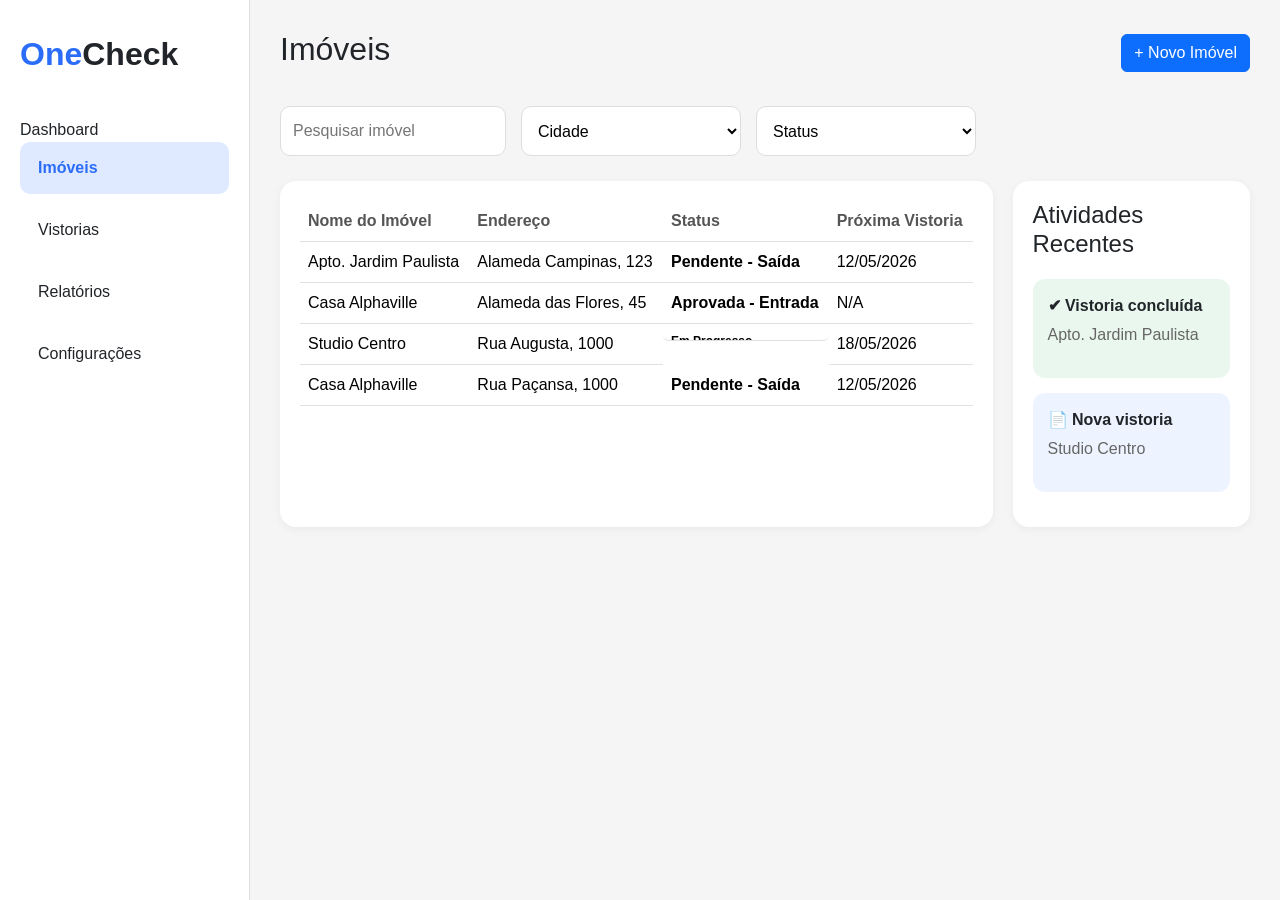
<file: OneCheck/index.html>
<!DOCTYPE html>
<html lang="pt-BR">
<head>
  <meta charset="UTF-8">
  <meta name="viewport" content="width=device-width, initial-scale=1.0">

  <title>OneCheck Dashboard</title>

  <!-- Bootstrap -->
  <link href="https://cdn.jsdelivr.net/npm/bootstrap@5.3.3/dist/css/bootstrap.min.css" rel="stylesheet">

  <!-- CSS -->
  <link rel="stylesheet" href="style.css">
</head>

<body>

  <div class="dashboard">

    <!-- Sidebar -->
    <aside class="sidebar">

      <div class="logo">
        <span>One</span>Check
      </div>

      <ul class="menu">
        <lionclick="window.location.href='dashboard.html'">Dashboard</li>
        <li class="active">Imóveis</li>
        <li>Vistorias</li>
        <li>Relatórios</li>
        <li>Configurações</li>
      </ul>

    </aside>

    <!-- Main -->
    <main class="content">

      <!-- Header -->
      <div class="topbar">

        <h2>Imóveis</h2>

        <button class="btn btn-primary">
          + Novo Imóvel
        </button>

      </div>

      <!-- Filters -->
      <div class="filters">

        <input type="text" placeholder="Pesquisar imóvel">

        <select>
          <option>Cidade</option>
          <option>São Paulo</option>
          <option>Rio de Janeiro</option>
        </select>

        <select>
          <option>Status</option>
          <option>Aprovado</option>
          <option>Pendente</option>
        </select>

      </div>

      <!-- Content -->
      <div class="main-grid">

        <!-- Table -->
        <div class="table-card">

          <table class="table align-middle">

  <thead>
    <tr>
      <th>Nome do Imóvel</th>
      <th>Endereço</th>
      <th>Status</th>
      <th>Próxima Vistoria</th>
    </tr>
  </thead>

  <tbody>

    <tr>
      <td>Apto. Jardim Paulista</td>
      <td>Alameda Campinas, 123</td>
      <td class="status pending">Pendente - Saída</td>
      <td>12/05/2026</td>
    </tr>

    <tr>
      <td>Casa Alphaville</td>
      <td>Alameda das Flores, 45</td>
      <td class="status approved">Aprovada - Entrada</td>
      <td>N/A</td>
    </tr>

    <tr>
      <td>Studio Centro</td>
      <td>Rua Augusta, 1000</td>
      <td class="status progress">Em Progresso</td>
      <td>18/05/2026</td>
    </tr>

    <tr>
      <td>Casa Alphaville</td>
      <td>Rua Paçansa, 1000</td>
      <td class="status pending">Pendente - Saída</td>
      <td>12/05/2026</td>
    </tr>

  </tbody>

</table>

        </div>

        <!-- Activities -->
        <div class="activities">

          <h4>Atividades Recentes</h4>

          <div class="activity success">
            <strong>✔ Vistoria concluída</strong>
            <p>Apto. Jardim Paulista</p>
          </div>

          <div class="activity info">
            <strong>📄 Nova vistoria</strong>
            <p>Studio Centro</p>
          </div>

        </div>

      </div>

    </main>

  </div>

  <!-- Bootstrap -->
  <script src="https://cdn.jsdelivr.net/npm/bootstrap@5.3.3/dist/js/bootstrap.bundle.min.js"></script>

  <!-- JS -->
  <script src="script.js"></script>

</body>
</html>
</file>
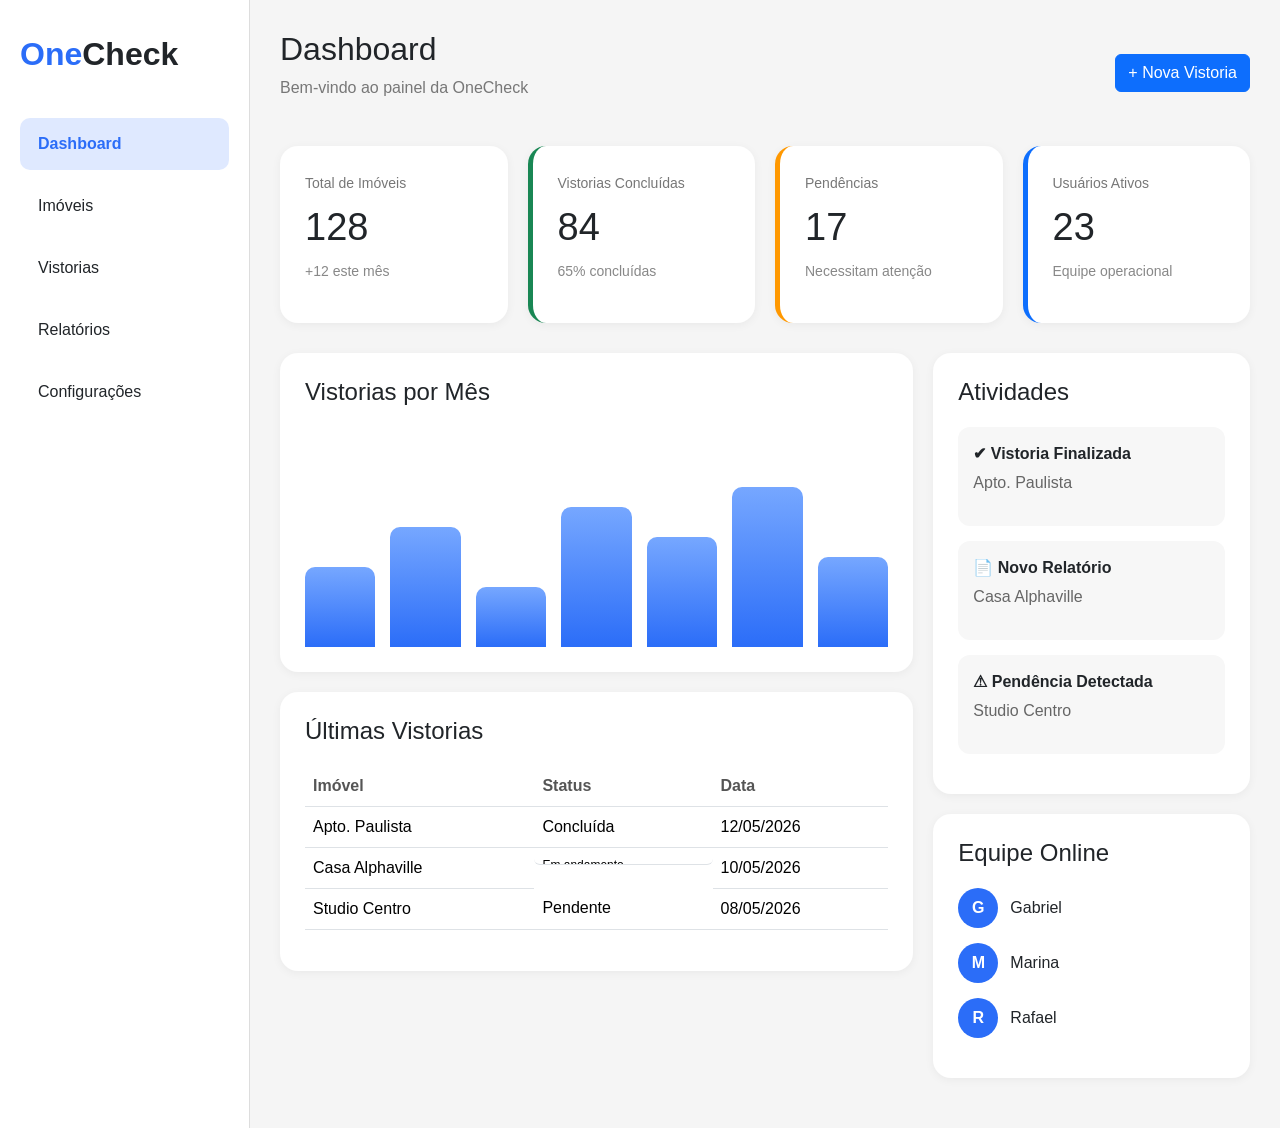
<file: OneCheck/dashboard.html>
<!DOCTYPE html>
<html lang="pt-BR">
<head>
  <meta charset="UTF-8">
  <meta name="viewport" content="width=device-width, initial-scale=1.0">

  <title>Dashboard - OneCheck</title>

  <!-- Bootstrap -->
  <link href="https://cdn.jsdelivr.net/npm/bootstrap@5.3.3/dist/css/bootstrap.min.css" rel="stylesheet">

  <!-- CSS -->
  <link rel="stylesheet" href="style.css">
</head>

<body>

  <div class="dashboard">

    <!-- SIDEBAR -->
    <aside class="sidebar">

      <div class="logo">
        <span>One</span>Check
      </div>

      <ul class="menu">
        <li class="active">Dashboard</li>

        <li onclick="window.location.href='index.html'">
          Imóveis
        </li>

        <li>Vistorias</li>
        <li>Relatórios</li>
        <li>Configurações</li>
      </ul>

    </aside>

    <!-- CONTENT -->
    <main class="content">

      <!-- TOPBAR -->
      <div class="topbar">

        <div>
          <h2>Dashboard</h2>

          <p class="subtitle">
            Bem-vindo ao painel da OneCheck
          </p>
        </div>

        <button class="btn btn-primary">
          + Nova Vistoria
        </button>

      </div>

      <!-- CARDS -->
      <div class="cards-grid">

        <div class="dashboard-card">
          <span>Total de Imóveis</span>
          <h3>128</h3>
          <p>+12 este mês</p>
        </div>

        <div class="dashboard-card green">
          <span>Vistorias Concluídas</span>
          <h3>84</h3>
          <p>65% concluídas</p>
        </div>

        <div class="dashboard-card orange">
          <span>Pendências</span>
          <h3>17</h3>
          <p>Necessitam atenção</p>
        </div>

        <div class="dashboard-card blue">
          <span>Usuários Ativos</span>
          <h3>23</h3>
          <p>Equipe operacional</p>
        </div>

      </div>

      <!-- MAIN GRID -->
      <div class="dashboard-grid">

        <!-- LEFT -->
        <div class="left-dashboard">

          <!-- CHART -->
          <div class="chart-card">

            <div class="card-header">
              <h4>Vistorias por Mês</h4>
            </div>

            <div class="fake-chart">

              <div class="bar" style="height: 80px"></div>
              <div class="bar" style="height: 120px"></div>
              <div class="bar" style="height: 60px"></div>
              <div class="bar" style="height: 140px"></div>
              <div class="bar" style="height: 110px"></div>
              <div class="bar" style="height: 160px"></div>
              <div class="bar" style="height: 90px"></div>

            </div>

          </div>

          <!-- TABLE -->
          <div class="recent-table">

            <div class="card-header">
              <h4>Últimas Vistorias</h4>
            </div>

            <table class="table">

              <thead>
                <tr>
                  <th>Imóvel</th>
                  <th>Status</th>
                  <th>Data</th>
                </tr>
              </thead>

              <tbody>

                <tr>
                  <td>Apto. Paulista</td>
                  <td class="approved">Concluída</td>
                  <td>12/05/2026</td>
                </tr>

                <tr>
                  <td>Casa Alphaville</td>
                  <td class="progress">Em andamento</td>
                  <td>10/05/2026</td>
                </tr>

                <tr>
                  <td>Studio Centro</td>
                  <td class="pending">Pendente</td>
                  <td>08/05/2026</td>
                </tr>

              </tbody>

            </table>

          </div>

        </div>

        <!-- RIGHT -->
        <div class="right-dashboard">

          <!-- ACTIVITIES -->
          <div class="activity-card">

            <div class="card-header">
              <h4>Atividades</h4>
            </div>

            <div class="activity-item">
              <strong>✔ Vistoria Finalizada</strong>
              <p>Apto. Paulista</p>
            </div>

            <div class="activity-item">
              <strong>📄 Novo Relatório</strong>
              <p>Casa Alphaville</p>
            </div>

            <div class="activity-item">
              <strong>⚠ Pendência Detectada</strong>
              <p>Studio Centro</p>
            </div>

          </div>

          <!-- USERS -->
          <div class="users-card">

            <div class="card-header">
              <h4>Equipe Online</h4>
            </div>

            <div class="user">
              <div class="avatar">G</div>
              <span>Gabriel</span>
            </div>

            <div class="user">
              <div class="avatar">M</div>
              <span>Marina</span>
            </div>

            <div class="user">
              <div class="avatar">R</div>
              <span>Rafael</span>
            </div>

          </div>

        </div>

      </div>

    </main>

  </div>

  <!-- Bootstrap -->
  <script src="https://cdn.jsdelivr.net/npm/bootstrap@5.3.3/dist/js/bootstrap.bundle.min.js"></script>

  <!-- JS -->
  <script src="script.js"></script>

</body>
</html>
</file>
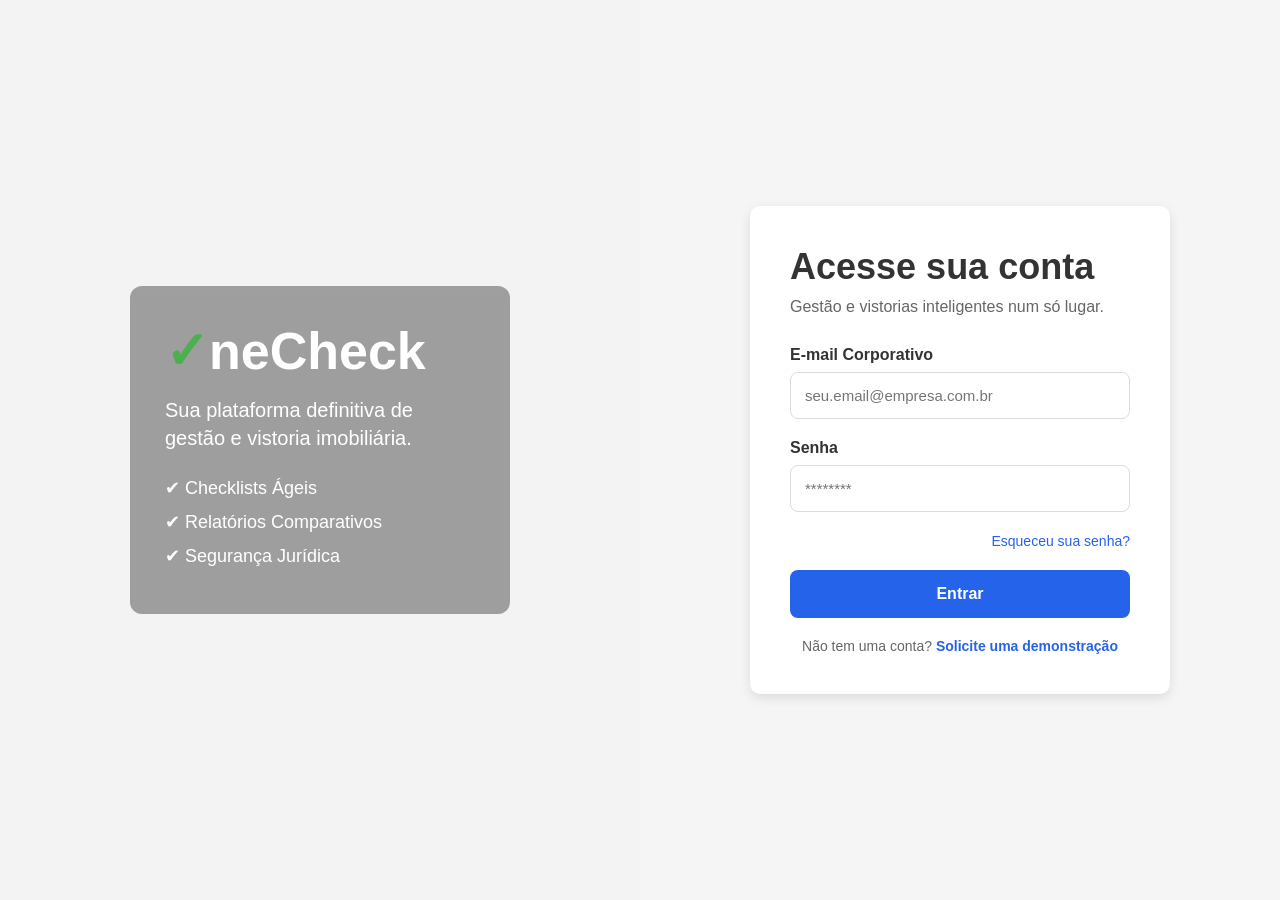
<file: OneCheck/login.html>
<!DOCTYPE html>
<html lang="pt-BR">
<head>
  <meta charset="UTF-8" />
  <meta name="viewport" content="width=device-width, initial-scale=1.0"/>
  <title>OneCheck Login</title>

  <style>
    *{
      margin:0;
      padding:0;
      box-sizing:border-box;
      font-family: Arial, Helvetica, sans-serif;
    }

    body{
      width:100%;
      height:100vh;
      display:flex;
      background:#f3f3f3;
    }

    .container{
      width:100%;
      display:flex;
    }

    /* LADO ESQUERDO */
    .left{
      width:50%;
      background:url('https://images.unsplash.com/photo-1505693416388-ac5ce068fe85?q=80&w=1200&auto=format&fit=crop') center/cover no-repeat;
      position:relative;
      display:flex;
      align-items:center;
      justify-content:center;
    }

    .overlay{
      background:rgba(0,0,0,0.35);
      backdrop-filter: blur(4px);
      padding:35px;
      border-radius:12px;
      width:380px;
      color:white;
    }

    .logo{
      font-size:52px;
      font-weight:bold;
      margin-bottom:15px;
    }

    .logo span{
      color:#4caf50;
    }

    .subtitle{
      font-size:20px;
      line-height:1.4;
      margin-bottom:25px;
    }

    .features{
      list-style:none;
    }

    .features li{
      margin-bottom:12px;
      font-size:18px;
      display:flex;
      align-items:center;
      gap:10px;
    }

    /* LADO DIREITO */
    .right{
      width:50%;
      display:flex;
      justify-content:center;
      align-items:center;
      background:#f5f5f5;
    }

    .login-box{
      width:420px;
      background:white;
      padding:40px;
      border-radius:10px;
      box-shadow:0 4px 12px rgba(0,0,0,0.1);
    }

    .login-box h1{
      font-size:36px;
      margin-bottom:10px;
      color:#333;
    }

    .login-box p{
      color:#666;
      margin-bottom:30px;
    }

    .input-group{
      margin-bottom:20px;
    }

    .input-group label{
      display:block;
      margin-bottom:8px;
      color:#333;
      font-weight:600;
    }

    .input-group input{
      width:100%;
      padding:14px;
      border:1px solid #dcdcdc;
      border-radius:8px;
      outline:none;
      font-size:15px;
      transition:0.3s;
    }

    .input-group input:focus{
      border-color:#2563eb;
      box-shadow:0 0 0 3px rgba(37,99,235,0.15);
    }

    .forgot{
      text-align:right;
      margin-bottom:20px;
    }

    .forgot a{
      text-decoration:none;
      color:#2563eb;
      font-size:14px;
    }

    .btn{
      width:100%;
      padding:15px;
      border:none;
      border-radius:8px;
      background:#2563eb;
      color:white;
      font-size:16px;
      cursor:pointer;
      transition:0.3s;
      font-weight:bold;
    }

    .btn:hover{
      background:#1d4ed8;
    }

    .register{
      text-align:center;
      margin-top:20px;
      color:#666;
      font-size:14px;
    }

    .register a{
      text-decoration:none;
      color:#2563eb;
      font-weight:bold;
    }

    /* RESPONSIVO */
    @media(max-width: 900px){
      .container{
        flex-direction:column;
      }

      .left,
      .right{
        width:100%;
        height:50vh;
      }

      .login-box{
        width:90%;
      }

      .overlay{
        width:90%;
      }
    }
  </style>
</head>
<body>

  <div class="container">

    <!-- ESQUERDA -->
    <div class="left">
      <div class="overlay">

        <div class="logo">
          <span>✓</span>neCheck
        </div>

        <div class="subtitle">
          Sua plataforma definitiva de gestão e vistoria imobiliária.
        </div>

        <ul class="features">
          <li>✔ Checklists Ágeis</li>
          <li>✔ Relatórios Comparativos</li>
          <li>✔ Segurança Jurídica</li>
        </ul>

      </div>
    </div>

    <!-- DIREITA -->
    <div class="right">
      <div class="login-box">

        <h1>Acesse sua conta</h1>
        <p>Gestão e vistorias inteligentes num só lugar.</p>

        <form id="loginForm">

          <div class="input-group">
            <label>E-mail Corporativo</label>
            <input 
              type="email" 
              placeholder="seu.email@empresa.com.br"
              required
            />
          </div>

          <div class="input-group">
            <label>Senha</label>
            <input 
              type="password" 
              placeholder="********"
              required
            />
          </div>

          <div class="forgot">
            <a href="#">Esqueceu sua senha?</a>
          </div>

          <button type="submit" class="btn">
            Entrar
          </button>

        </form>

        <div class="register">
          Não tem uma conta?
          <a href="index.html">Solicite uma demonstração</a>
        </div>

      </div>
    </div>

  </div>

  <script>
    const form = document.getElementById('loginForm');

    form.addEventListener('submit', function(e){
      e.preventDefault();

      alert('Login enviado com sucesso!');
    });
  </script>

</body>
</html>
</file>
<file: OneCheck/style.css>
*{
  margin:0;
  padding:0;
  box-sizing:border-box;
  font-family:Arial, Helvetica, sans-serif;
}

body{
  background:#f5f5f5;
}

.table{
  width:100%;
}

.dashboard{
  display:flex;
  min-height:100vh;
}

/* SIDEBAR */

.sidebar{
  width:250px;
  background:#fff;
  border-right:1px solid #ddd;
  padding:30px 20px;
}

.logo{
  font-size:32px;
  font-weight:bold;
  margin-bottom:40px;
}

.logo span{
  color:#2b6df8;
}

.menu{
  list-style:none;
  padding:0;
}

.menu li{
  padding:14px 18px;
  border-radius:10px;
  margin-bottom:10px;
  cursor:pointer;
  transition:0.3s;
}

.menu li:hover{
  background:#f0f4ff;
}

.menu .active{
  background:#dfe9ff;
  color:#2b6df8;
  font-weight:bold;
}

/* CONTENT */

.content{
  flex:1;
  padding:30px;
}

.topbar{
  display:flex;
  justify-content:space-between;
  align-items:center;
  margin-bottom:30px;
}

.topbar h2{
  font-size:32px;
}

/* FILTERS */

.filters{
  display:flex;
  gap:15px;
  margin-bottom:25px;
}

.filters input,
.filters select{
  padding:12px;
  border:1px solid #ddd;
  border-radius:10px;
  background:white;
  min-width:220px;
}

/* GRID */

.main-grid{
  display:grid;
  grid-template-columns:3fr 1fr;
  gap:20px;
}

/* TABLE */

.table-card{
  background:white;
  padding:20px;
  border-radius:16px;
  box-shadow:0 2px 10px rgba(0,0,0,0.05);
}

.table th{
  color:#555;
}

.status{
  font-weight:bold;
}

.approved{
  color:#198754;
}

.pending{
  color:#d39e00;
}

.progress{
  color:#0d6efd;
}

/* ACTIVITIES */

.activities{
  background:white;
  padding:20px;
  border-radius:16px;
  height:fit-content;
  box-shadow:0 2px 10px rgba(0,0,0,0.05);
}

.activities h4{
  margin-bottom:20px;
}

.activity{
  padding:15px;
  border-radius:12px;
  margin-bottom:15px;
}

.activity.success{
  background:#eaf7ef;
}

.activity.info{
  background:#eef4ff;
}

.activity p{
  margin-top:5px;
  color:#666;
}

/* RESPONSIVO */

@media(max-width: 1000px){

  .main-grid{
    grid-template-columns:1fr;
  }

  .filters{
    flex-direction:column;
  }

  .filters input,
  .filters select{
    width:100%;
  }

}

@media(max-width: 768px){

  .dashboard{
    flex-direction:column;
  }

  .sidebar{
    width:100%;
  }

}

/* DASHBOARD */

.subtitle{
  color:#777;
  margin-top:5px;
}

/* CARDS */

.cards-grid{
  display:grid;
  grid-template-columns:repeat(4,1fr);
  gap:20px;
  margin-bottom:30px;
}

.dashboard-card{
  background:white;
  padding:25px;
  border-radius:18px;
  box-shadow:0 2px 10px rgba(0,0,0,0.05);
}

.dashboard-card span{
  color:#777;
  font-size:14px;
}

.dashboard-card h3{
  font-size:38px;
  margin:10px 0;
}

.dashboard-card p{
  color:#888;
  font-size:14px;
}

.green{
  border-left:5px solid #198754;
}

.orange{
  border-left:5px solid #ff9800;
}

.blue{
  border-left:5px solid #0d6efd;
}

/* GRID */

.dashboard-grid{
  display:grid;
  grid-template-columns:2fr 1fr;
  gap:20px;
}

/* BOXES */

.chart-card,
.recent-table,
.activity-card,
.users-card{
  background:white;
  padding:25px;
  border-radius:18px;
  box-shadow:0 2px 10px rgba(0,0,0,0.05);
  margin-bottom:20px;
}

.card-header{
  margin-bottom:20px;
}

/* CHART */

.fake-chart{
  height:220px;
  display:flex;
  align-items:flex-end;
  gap:15px;
}

.bar{
  flex:1;
  background:linear-gradient(to top,#2b6df8,#76a7ff);
  border-radius:10px 10px 0 0;
}

/* ACTIVITIES */

.activity-item{
  padding:15px;
  background:#f7f7f7;
  border-radius:12px;
  margin-bottom:15px;
}

.activity-item p{
  margin-top:5px;
  color:#666;
}

/* USERS */

.user{
  display:flex;
  align-items:center;
  gap:12px;
  margin-bottom:15px;
}

.avatar{
  width:40px;
  height:40px;
  border-radius:50%;
  background:#2b6df8;
  color:white;
  display:flex;
  align-items:center;
  justify-content:center;
  font-weight:bold;
}

/* RESPONSIVO */

@media(max-width:1200px){

  .cards-grid{
    grid-template-columns:repeat(2,1fr);
  }

}

@media(max-width:900px){

  .dashboard-grid{
    grid-template-columns:1fr;
  }

}

@media(max-width:700px){

  .cards-grid{
    grid-template-columns:1fr;
  }

}
</file>
